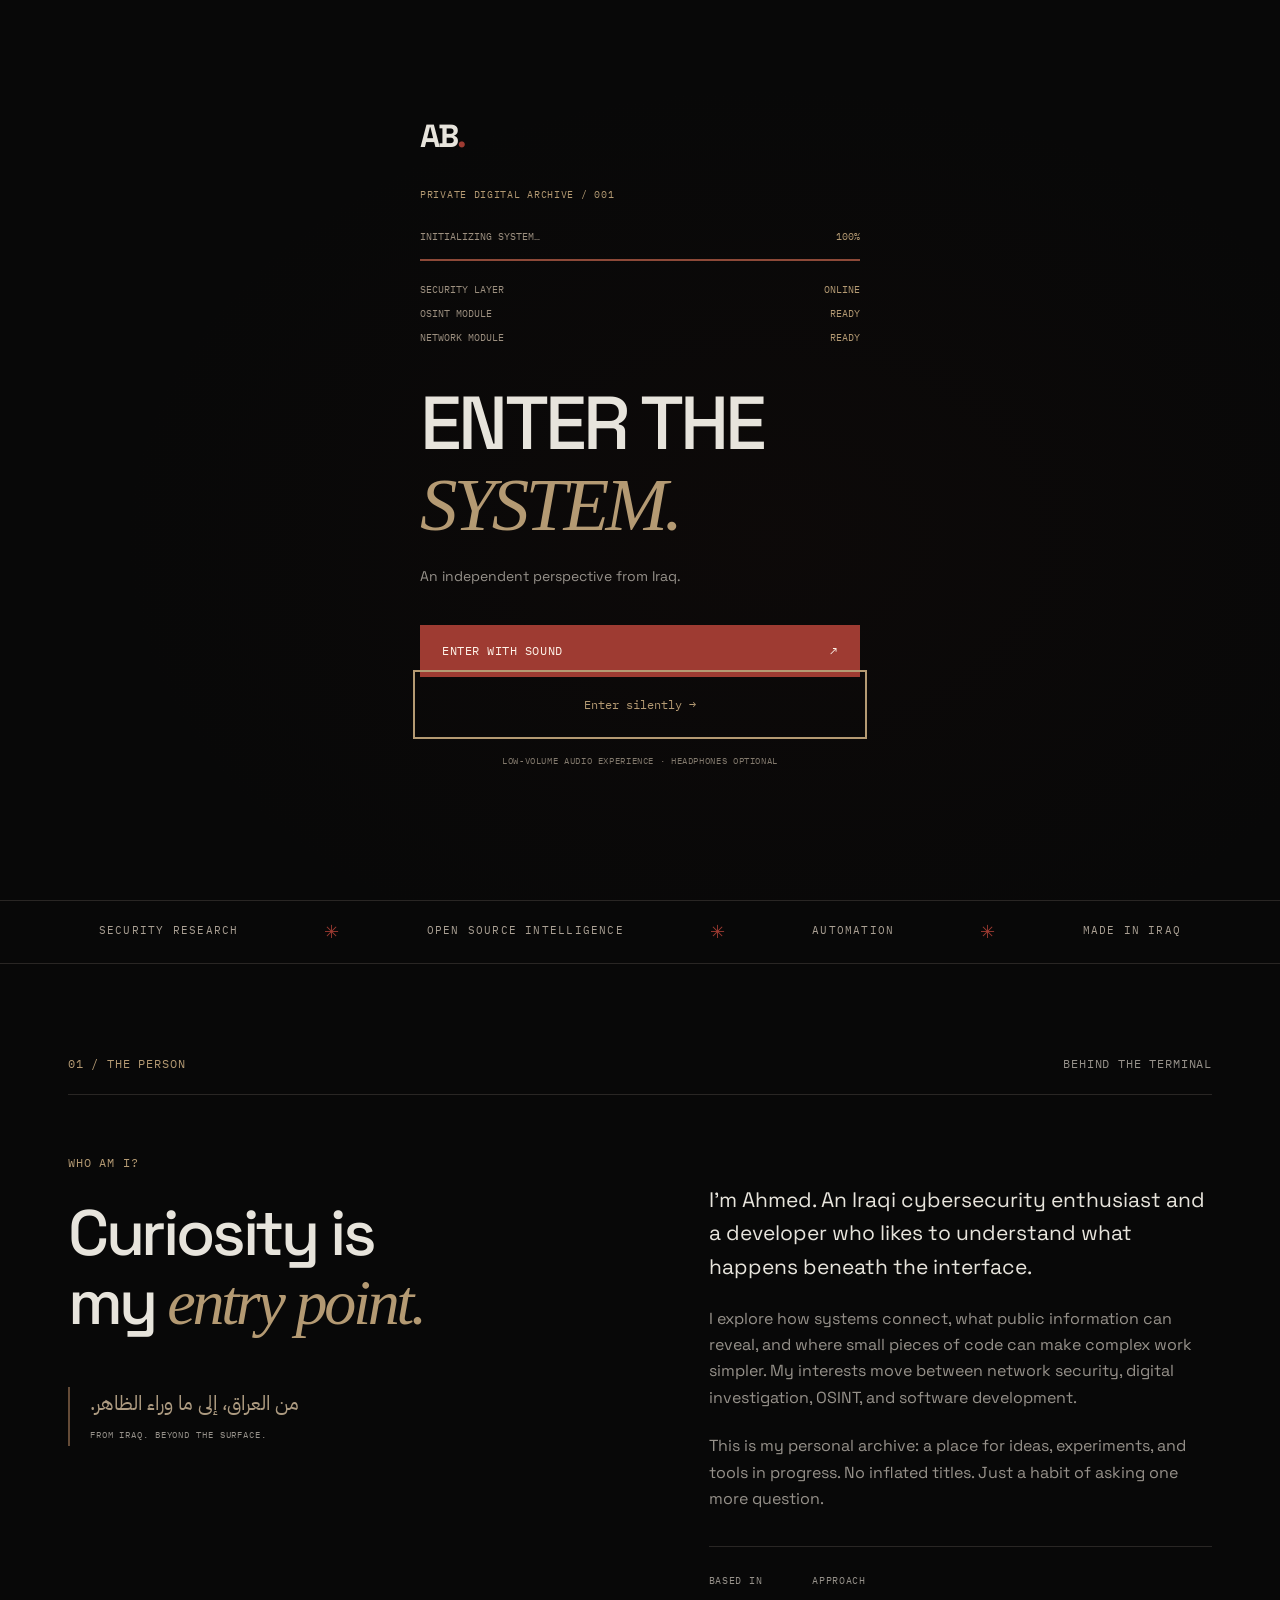
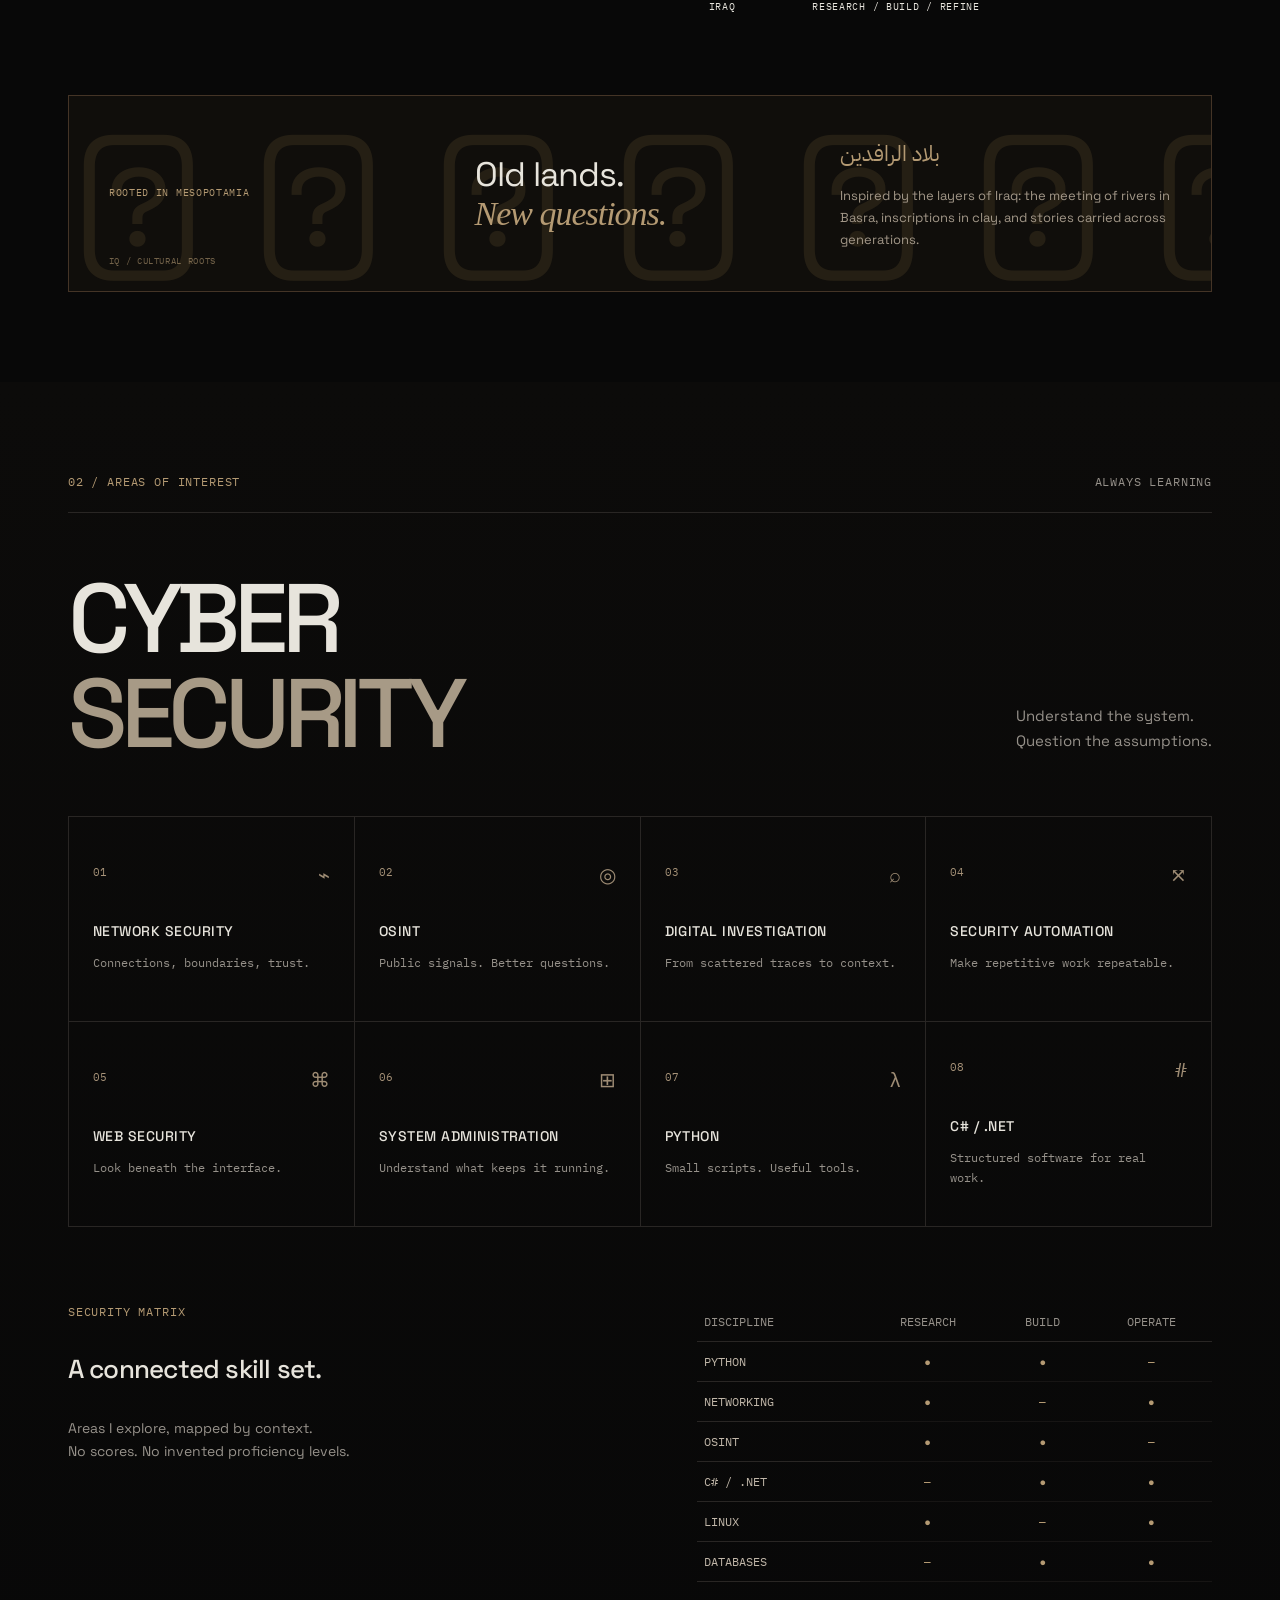
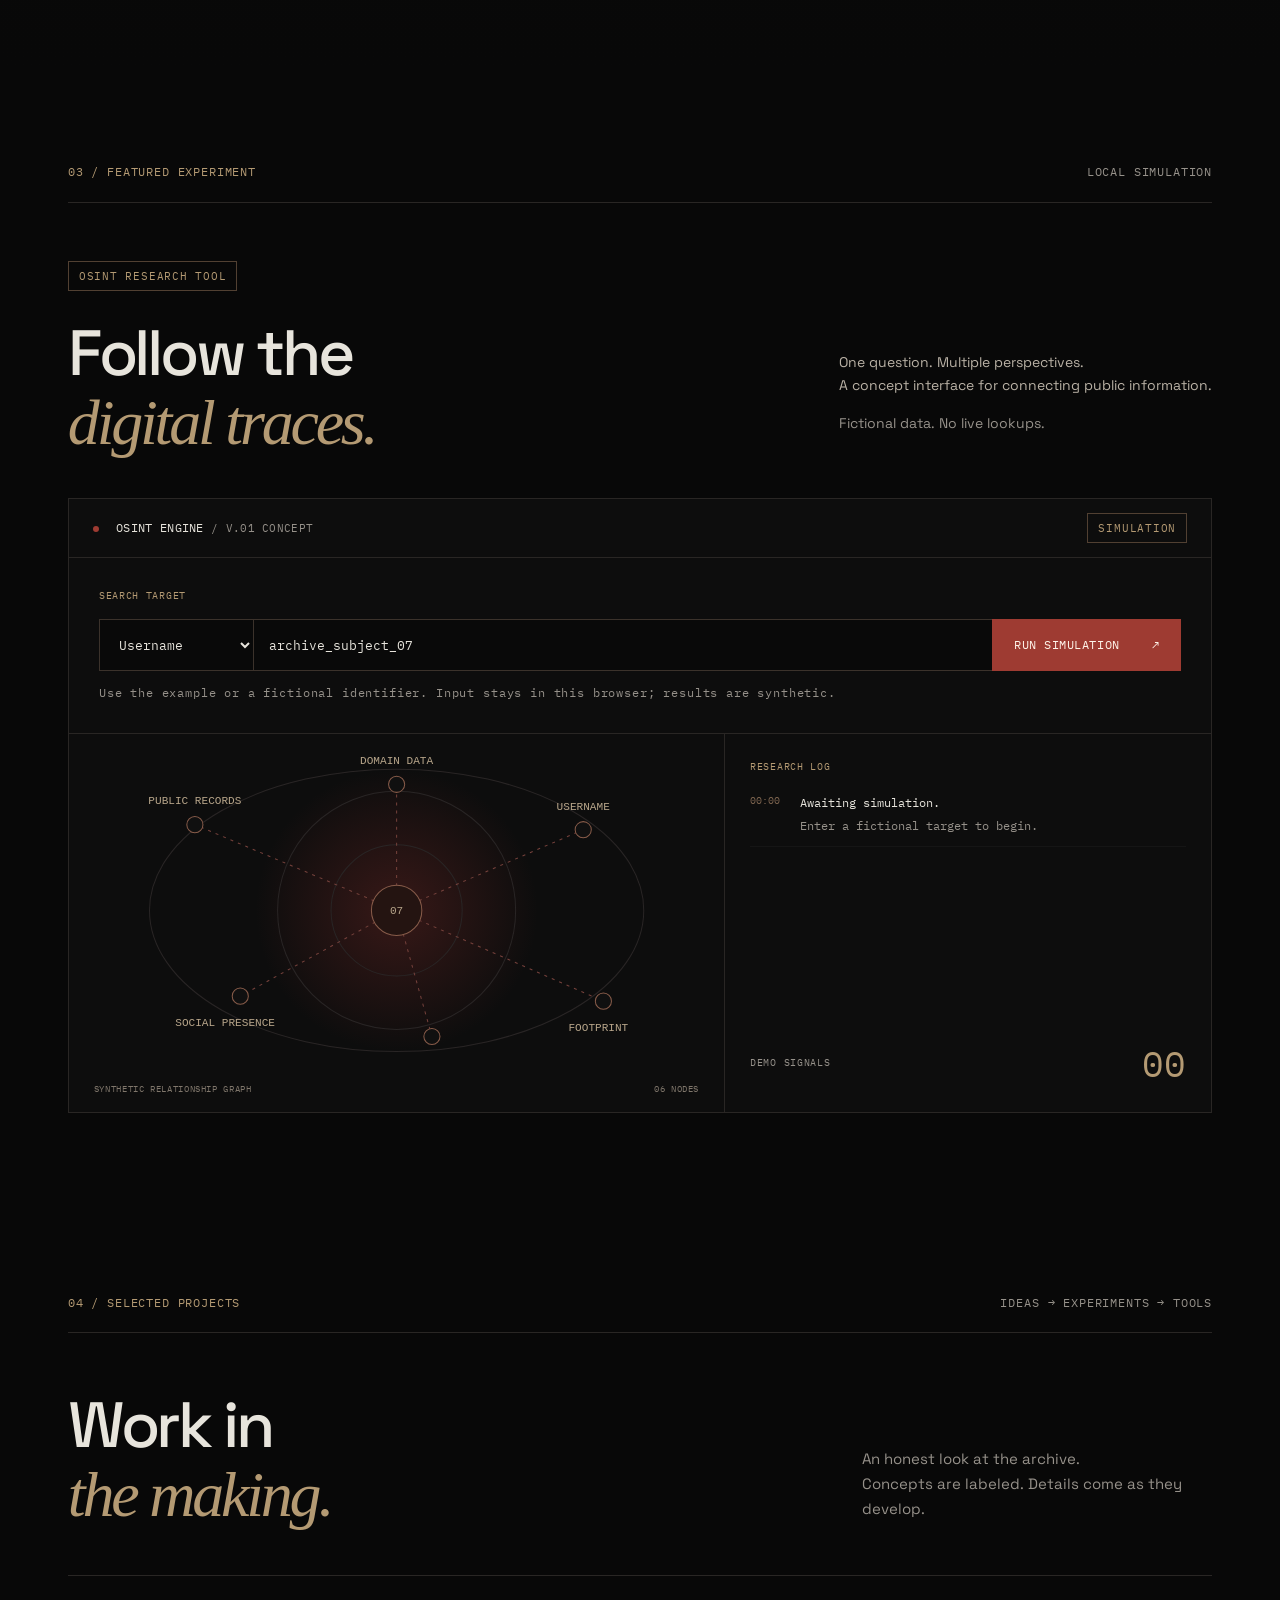
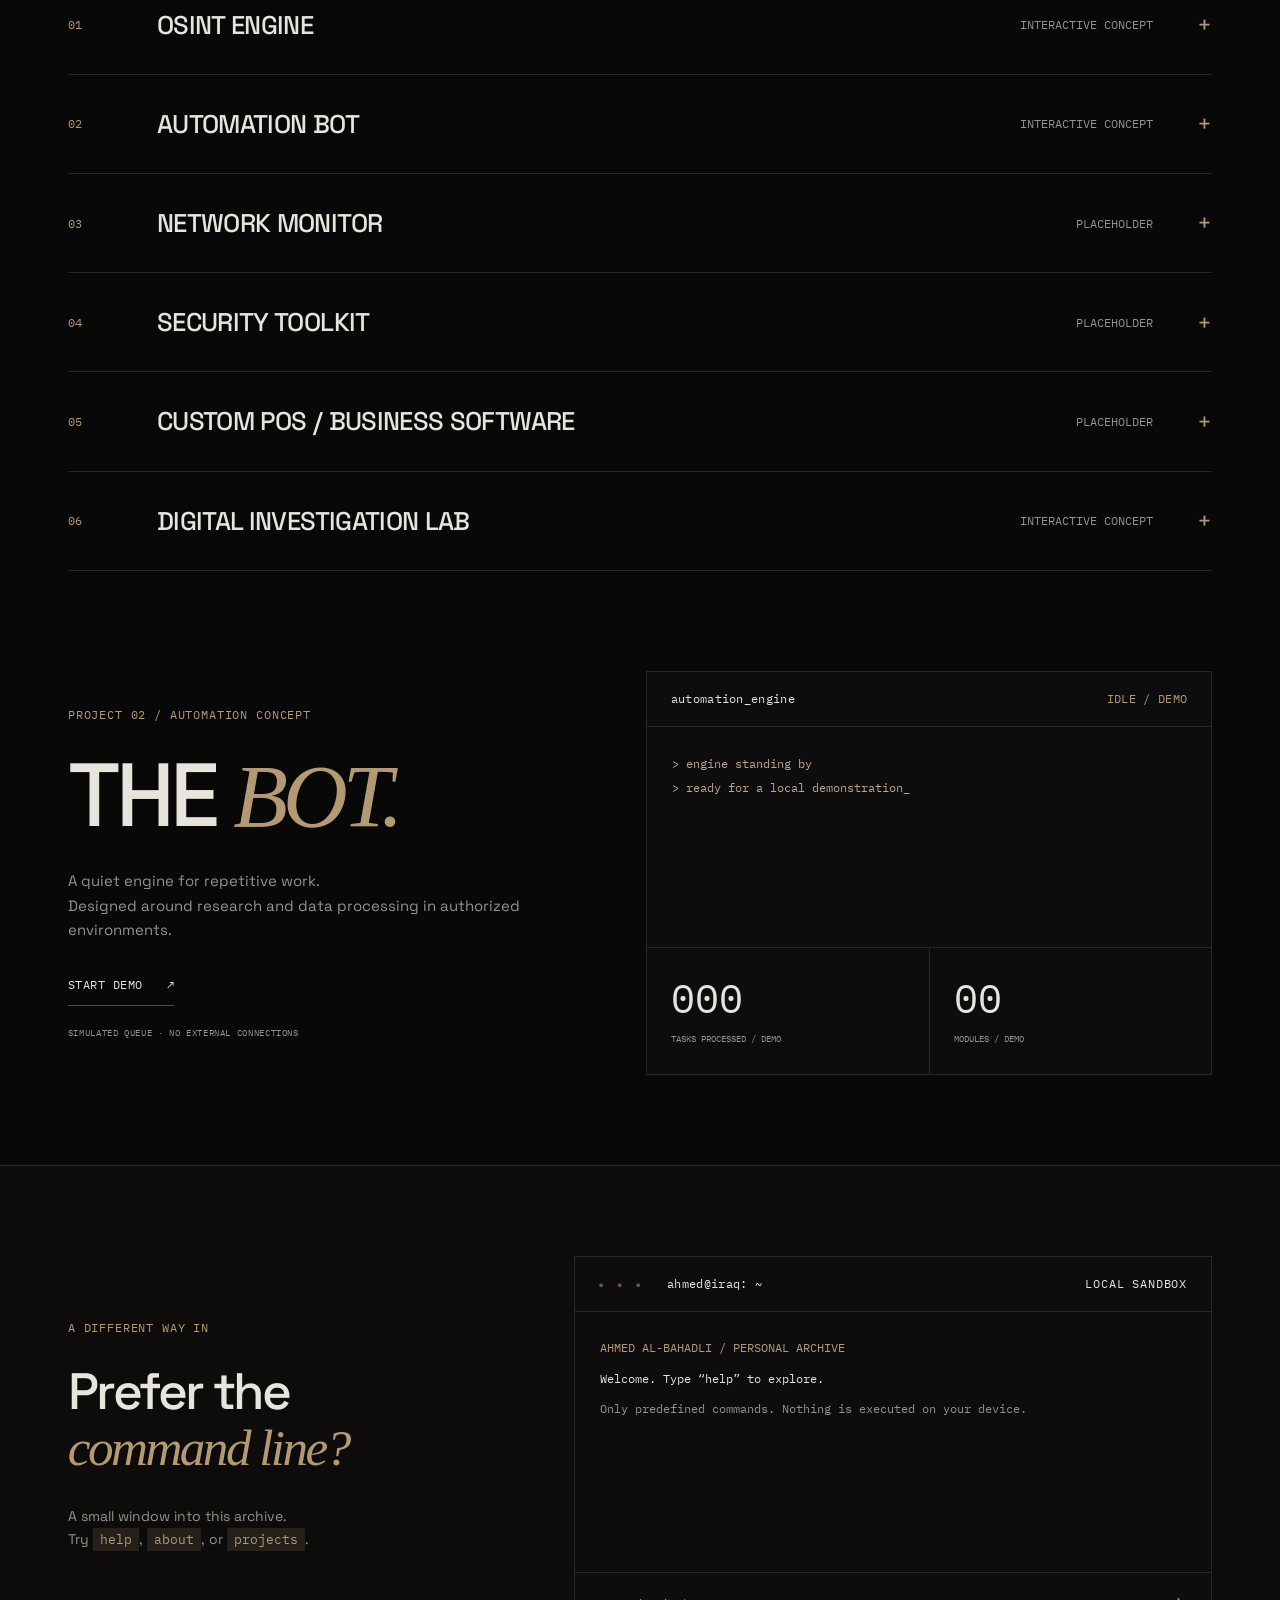
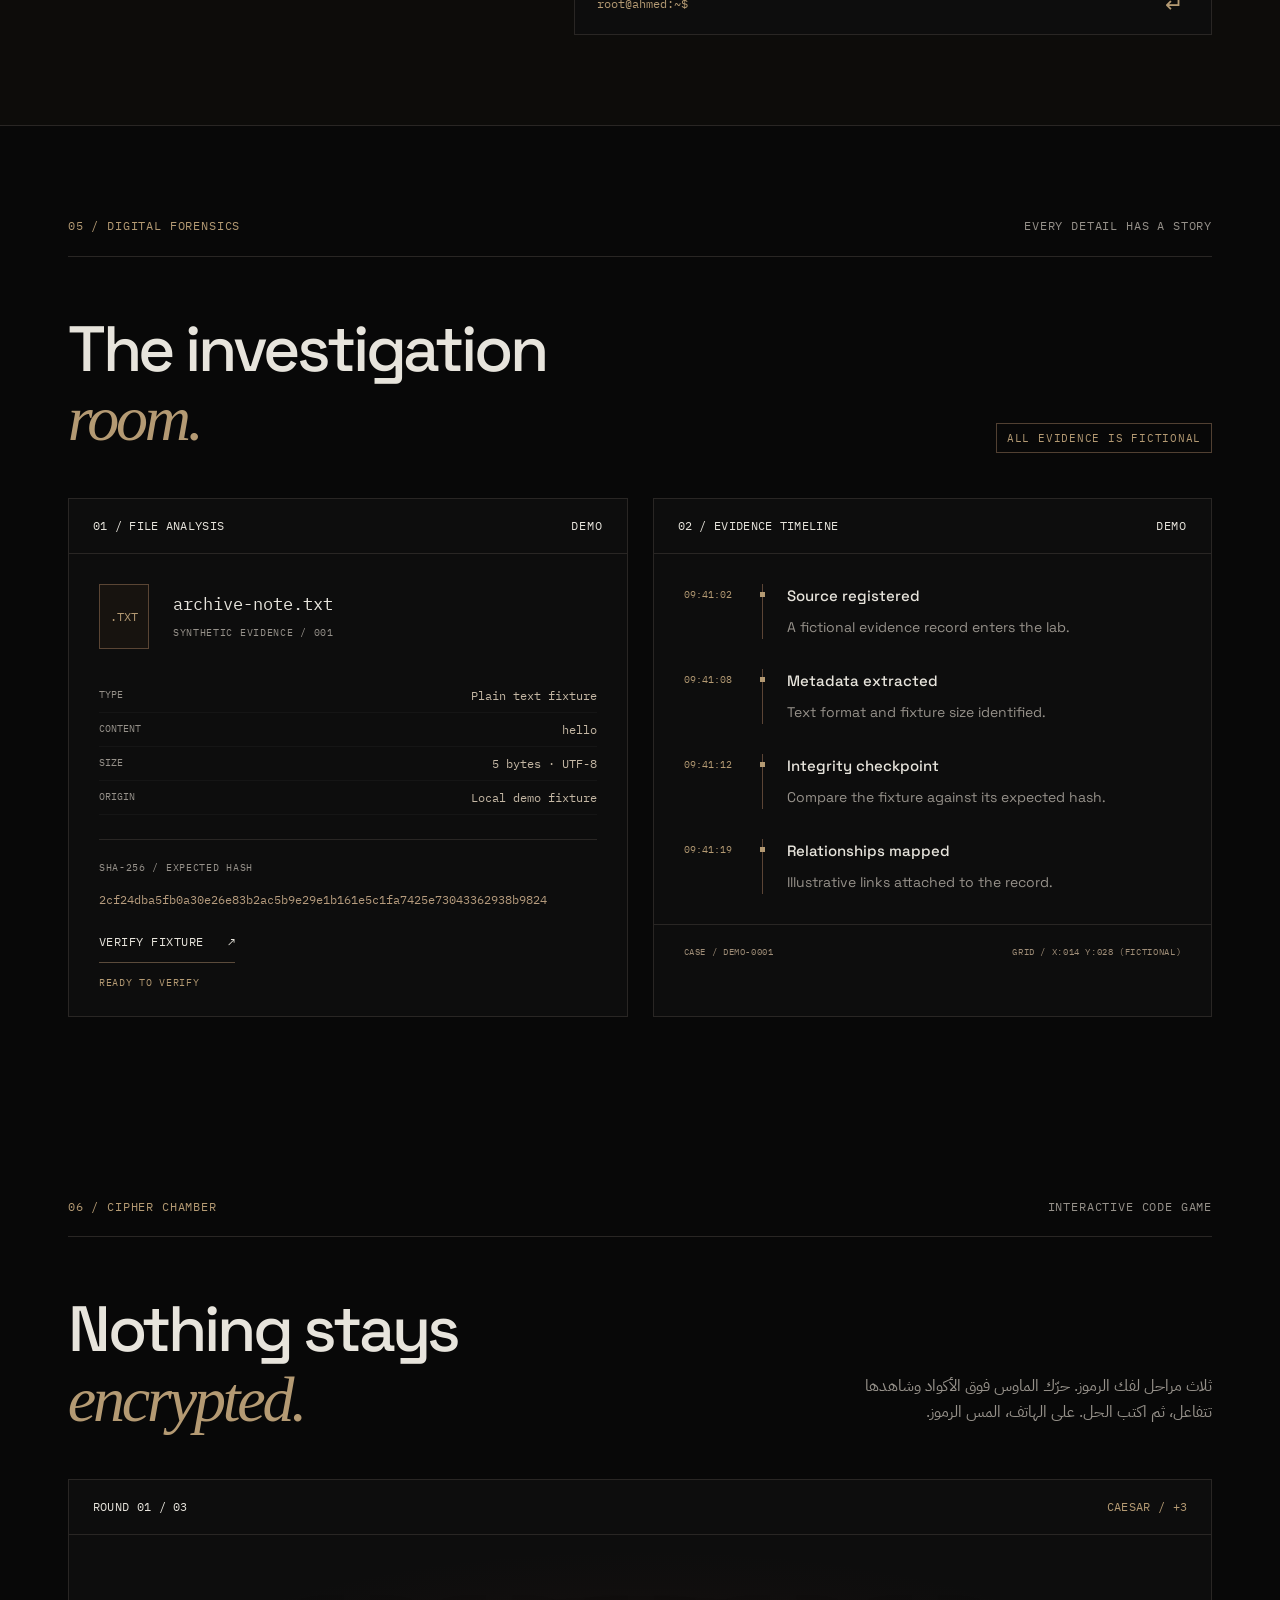
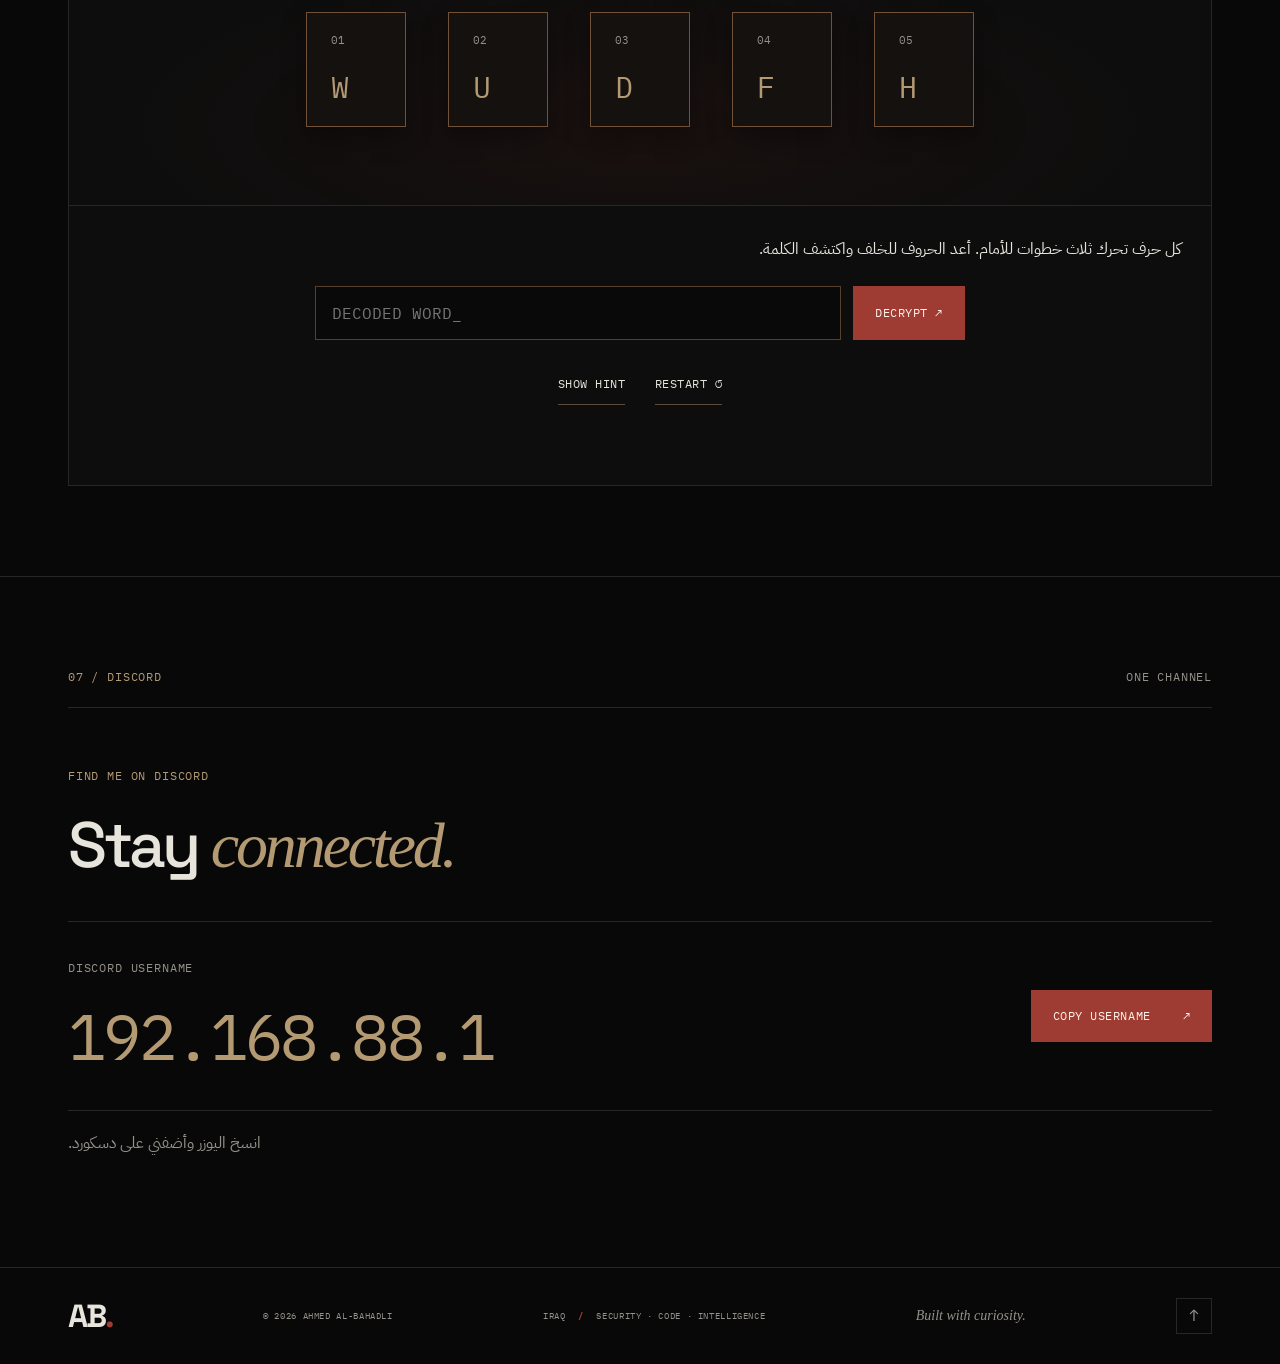
<file: index.html>
<!doctype html>
<html lang="en">
<head>
  <meta charset="UTF-8">
  <meta name="viewport" content="width=device-width, initial-scale=1">
  <meta name="theme-color" content="#080808">
  <meta name="description" content="Ahmed Al-Bahadli — Iraqi cybersecurity enthusiast and security-focused developer. An independent archive of security, code, and digital intelligence.">
  <meta property="og:title" content="Ahmed Al-Bahadli | Private Digital Archive">
  <meta property="og:description" content="Security. Code. Intelligence. An independent perspective from Iraq.">
  <meta property="og:type" content="website">
  <title>Ahmed Al-Bahadli — Security / Code / Intelligence</title>
  <link rel="icon" type="image/svg+xml" href="./assets/favicon.svg">
  <link rel="preconnect" href="https://fonts.googleapis.com">
  <link rel="preconnect" href="https://fonts.gstatic.com" crossorigin>
  <link href="https://fonts.googleapis.com/css2?family=IBM+Plex+Sans+Arabic:wght@400;500;600;700&family=Space+Grotesk:wght@400;500;600;700&family=IBM+Plex+Mono:wght@400;500&display=swap" rel="stylesheet">
  <link rel="stylesheet" href="./style.css">
  <script src="./script.js" defer></script>
</head>
<body>
  <a class="skip-link" href="#main">Skip to content</a>
  <dialog id="entry" class="entry" aria-labelledby="entry-title">
    <div class="entry-inner"><span class="brand">AB<span>.</span></span><p class="eyebrow">PRIVATE DIGITAL ARCHIVE / 001</p>
      <div class="boot-log" aria-hidden="true"><p>INITIALIZING SYSTEM… <span>100%</span></p><div class="boot-bar"></div><p>SECURITY LAYER <span>ONLINE</span></p><p>OSINT MODULE <span>READY</span></p><p>NETWORK MODULE <span>READY</span></p></div>
      <h2 id="entry-title">ENTER THE<br><em>SYSTEM.</em></h2><p class="muted">An independent perspective from Iraq.</p>
      <button id="enter-sound" class="button primary">ENTER WITH SOUND <span>↗</span></button><button id="enter-silent" class="quiet-button" autofocus>Enter silently →</button>
      <p class="micro">LOW-VOLUME AUDIO EXPERIENCE · HEADPHONES OPTIONAL</p>
    </div>
  </dialog>
  <div class="grain" aria-hidden="true"></div><div id="spotlight" aria-hidden="true"></div>
  <header class="header">
    <a class="brand" href="#home" aria-label="Ahmed Al-Bahadli home">AB<span>.</span></a>
    <nav id="navigation" aria-label="Main navigation"><a href="#home" class="active">HOME</a><a href="#about">ABOUT</a><a href="#security">SECURITY</a><a href="#osint">OSINT</a><a href="#projects">PROJECTS</a><a href="#lab">LAB</a><a href="#cipher-game">PLAY</a><a href="#discord">DISCORD</a></nav>
    <button id="sound-toggle" class="sound-toggle" aria-pressed="false" aria-label="Enable sound"><span class="sound-bars" aria-hidden="true"><i></i><i></i><i></i><i></i></span><span id="sound-label">SOUND OFF</span></button>
    <button id="menu-toggle" class="menu-toggle" aria-expanded="false" aria-controls="navigation">MENU <span>+</span></button>
  </header>
  <main id="main">
    <section id="home" class="hero">
      <div class="hero-top micro"><span>INDEPENDENT RESEARCH / PERSONAL ARCHIVE</span><span class="online">SYSTEM ONLINE</span></div>
      <div class="hero-copy">
        <p class="eyebrow"><span class="small-line"></span> IRAQ BASED. CURIOSITY DRIVEN.</p>
        <h1><span lang="ar" dir="rtl">أحمد البهادلي</span><span class="english-name">AHMED AL-BAHADLI</span></h1>
        <p class="hero-role">IRAQI CYBERSECURITY<br><em>RESEARCHER.</em></p>
        <p class="hero-quote">Every system leaves a trace.<br>I follow the questions.</p>
        <p class="hero-fields">Cybersecurity <b>·</b> OSINT <b>·</b> Digital Intelligence <b>·</b> Software</p>
        <div class="hero-actions"><a class="button primary magnetic" href="#projects">EXPLORE WORK <span>↗</span></a><a class="text-link" href="#cipher-game">CRACK THE CODE <span>↗</span></a><a class="micro" href="#discord">DISCORD ↗</a></div>
      </div>
      <div class="hero-visual has-portrait" id="portrait-stage" aria-label="User-supplied portrait artwork of Ahmed Al-Bahadli">
        <div class="portrait-grid" aria-hidden="true"></div><div class="orbit orbit-one" aria-hidden="true"></div><div class="orbit orbit-two" aria-hidden="true"></div><div class="red-spill" aria-hidden="true"></div>
        <div class="portrait-placeholder"><span class="micro">IDENTITY / 001</span><span class="archive-monogram" aria-hidden="true">AB</span><span class="portrait-caption">PORTRAIT AWAITING UPLOAD</span><span class="micro" lang="ar" dir="rtl">الصورة الشخصية غير مرفقة</span></div>
        <img id="portrait" src="./assets/portrait.png" alt="Ahmed Al-Bahadli in the supplied bronze and crimson portrait artwork" width="1537" height="1023" fetchpriority="high">
        <span class="cross cross-tl" aria-hidden="true">+</span><span class="cross cross-br" aria-hidden="true">+</span>
        <div class="visual-tag micro"><span>SUBJECT: AL-BAHADLI, A.</span><span>ORIGIN: IRAQ</span><span>ARCHIVE: PERSONAL</span></div>
        <div class="vertical-label micro">SECURITY · CODE · INTELLIGENCE</div><span class="visual-index" aria-hidden="true">01 / IQ</span>
      </div>
      <div class="hero-bottom micro"><a href="#about">SCROLL TO INVESTIGATE <span>↓</span></a><span>بُني بالفضول <b>/</b> BUILT WITH CURIOSITY</span><span>EST. 2026</span></div>
    </section>
    <div class="discipline-strip" aria-hidden="true"><span>SECURITY RESEARCH</span><b>✳</b><span>OPEN SOURCE INTELLIGENCE</span><b>✳</b><span>AUTOMATION</span><b>✳</b><span>MADE IN IRAQ</span></div>
    <section id="about" class="section about">
      <div class="section-label"><span>01 / THE PERSON</span><span>BEHIND THE TERMINAL</span></div>
      <div class="about-layout"><div><p class="eyebrow">WHO AM I?</p><h2>Curiosity is<br>my <em>entry point.</em></h2><div class="identity-stamp"><span lang="ar" dir="rtl">من العراق، إلى ما وراء الظاهر.</span><small>FROM IRAQ. BEYOND THE SURFACE.</small></div></div>
        <div class="about-copy"><p class="lead">I’m Ahmed. An Iraqi cybersecurity enthusiast and a developer who likes to understand what happens beneath the interface.</p><p>I explore how systems connect, what public information can reveal, and where small pieces of code can make complex work simpler. My interests move between network security, digital investigation, OSINT, and software development.</p><p>This is my personal archive: a place for ideas, experiments, and tools in progress. No inflated titles. Just a habit of asking one more question.</p><div class="about-facts micro"><span>BASED IN <strong>IRAQ</strong></span><span>APPROACH <strong>RESEARCH / BUILD / REFINE</strong></span></div></div></div>
      <aside class="heritage"><div class="heritage-pattern" aria-hidden="true">𒀭 𒆠 𒂗 𒆳 𒀭 𒆠 𒂗 𒆳</div><span class="micro">ROOTED IN MESOPOTAMIA</span><p>Old lands.<br><em>New questions.</em></p><div><span lang="ar" dir="rtl">بلاد الرافدين</span><p>Inspired by the layers of Iraq: the meeting of rivers in Basra, inscriptions in clay, and stories carried across generations.</p></div><span class="heritage-index micro">IQ / CULTURAL ROOTS</span></aside>
    </section>
    <section id="security" class="section security">
      <div class="section-label"><span>02 / AREAS OF INTEREST</span><span>ALWAYS LEARNING</span></div>
      <div class="section-heading"><h2 class="wide-title">CYBER<span>SECURITY</span></h2><p>Understand the system.<br>Question the assumptions.</p></div>
      <div class="security-grid" id="security-grid"></div>
      <div class="matrix"><div><p class="eyebrow">SECURITY MATRIX</p><h3>A connected skill set.</h3><p class="muted">Areas I explore, mapped by context.<br>No scores. No invented proficiency levels.</p></div><div class="matrix-table-wrap"><table><caption class="sr-only">Connections between technical interests and their applications</caption><thead><tr><th scope="col">DISCIPLINE</th><th scope="col">RESEARCH</th><th scope="col">BUILD</th><th scope="col">OPERATE</th></tr></thead><tbody><tr><th scope="row">PYTHON</th><td>●</td><td>●</td><td>—</td></tr><tr><th scope="row">NETWORKING</th><td>●</td><td>—</td><td>●</td></tr><tr><th scope="row">OSINT</th><td>●</td><td>●</td><td>—</td></tr><tr><th scope="row">C# / .NET</th><td>—</td><td>●</td><td>●</td></tr><tr><th scope="row">LINUX</th><td>●</td><td>—</td><td>●</td></tr><tr><th scope="row">DATABASES</th><td>—</td><td>●</td><td>●</td></tr></tbody></table></div></div>
    </section>
    <section id="osint" class="section osint">
      <div class="section-label"><span>03 / FEATURED EXPERIMENT</span><span>LOCAL SIMULATION</span></div>
      <div class="feature-intro"><div><span class="badge">OSINT RESEARCH TOOL</span><h2>Follow the<br><em>digital traces.</em></h2></div><p>One question. Multiple perspectives.<br>A concept interface for connecting public information.<br><span class="muted">Fictional data. No live lookups.</span></p></div>
      <div class="engine panel"><div class="panel-bar"><span><span class="red-dot"></span> OSINT ENGINE <small>/ V.01 CONCEPT</small></span><span class="badge">SIMULATION</span></div>
        <form id="osint-form"><label class="eyebrow" for="target">SEARCH TARGET</label><div class="search-controls"><select id="target-type" aria-label="Target type"><option>Username</option><option>Domain</option><option>Email</option><option>IP</option><option>Phone</option><option>Social Handle</option></select><input id="target" value="archive_subject_07" maxlength="120" required autocomplete="off" spellcheck="false" aria-describedby="search-note"><button class="button primary" type="submit" id="scan-button">RUN SIMULATION <span>↗</span></button></div><p id="search-note" class="micro muted">Use the example or a fictional identifier. Input stays in this browser; results are synthetic.</p></form>
        <div class="engine-body"><div class="engine-map"><svg viewBox="0 0 600 320" role="img" aria-labelledby="network-title"><title id="network-title">Illustrative connections between a fictional subject and six data sources</title><defs><radialGradient id="node-glow"><stop stop-color="#9b332f" stop-opacity=".3"/><stop offset="1" stop-color="#9b332f" stop-opacity="0"/></radialGradient></defs><circle cx="300" cy="160" r="140" fill="url(#node-glow)"/><g class="network-rings" fill="none" stroke="#292525"><circle cx="300" cy="160" r="65"/><circle cx="300" cy="160" r="118"/><ellipse cx="300" cy="160" rx="245" ry="140"/></g><g stroke="#75413b" stroke-width="1" stroke-dasharray="3 5"><path d="M300 160 100 75M300 160 145 245M300 160 300 35M300 160 485 80M300 160 505 250M300 160 335 285"/></g><g fill="#101010" stroke="#885c4a"><circle cx="100" cy="75" r="8"/><circle cx="145" cy="245" r="8"/><circle cx="300" cy="35" r="8"/><circle cx="485" cy="80" r="8"/><circle cx="505" cy="250" r="8"/><circle cx="335" cy="285" r="8"/><circle cx="300" cy="160" r="25" fill="#241411"/></g><g fill="#b7a58a" text-anchor="middle" font-family="monospace" font-size="11"><text x="100" y="55">PUBLIC RECORDS</text><text x="130" y="275">SOCIAL PRESENCE</text><text x="300" y="15">DOMAIN DATA</text><text x="485" y="60">USERNAME</text><text x="500" y="280">FOOTPRINT</text><text x="300" y="164">07</text></g></svg><div class="map-caption micro"><span>SYNTHETIC RELATIONSHIP GRAPH</span><span>06 NODES</span></div></div>
        <div class="engine-results"><p class="micro gold">RESEARCH LOG</p><div id="scan-log" role="status" aria-live="polite"><p class="log-line"><time>00:00</time><span>Awaiting simulation.<small>Enter a fictional target to begin.</small></span></p></div><div class="engine-summary"><span class="micro">DEMO SIGNALS</span><strong id="signal-count">00</strong></div></div></div>
      </div>
    </section>
    <section id="projects" class="section projects"><div class="section-label"><span>04 / SELECTED PROJECTS</span><span>IDEAS → EXPERIMENTS → TOOLS</span></div><div class="section-heading"><h2>Work in<br><em>the making.</em></h2><p>An honest look at the archive.<br>Concepts are labeled. Details come as they develop.</p></div>
      <div id="project-list"></div>
      <div class="bot-feature"><div><p class="eyebrow">PROJECT 02 / AUTOMATION CONCEPT</p><h3>THE <em>BOT.</em></h3><p>A quiet engine for repetitive work.<br>Designed around research and data processing in authorized environments.</p><button id="bot-toggle" class="text-link">START DEMO <span>↗</span></button><p class="micro muted">SIMULATED QUEUE · NO EXTERNAL CONNECTIONS</p></div><div class="bot-terminal panel"><div class="panel-bar"><span>automation_engine</span><span id="bot-state" class="gold">IDLE / DEMO</span></div><pre id="bot-log" aria-live="polite">&gt; engine standing by
&gt; ready for a local demonstration_</pre><div class="bot-stats"><div><strong id="task-count">000</strong><span>TASKS PROCESSED / DEMO</span></div><div><strong id="module-count">00</strong><span>MODULES / DEMO</span></div></div></div></div>
    </section>
    <section class="section terminal-section" aria-labelledby="terminal-title"><div class="terminal-intro"><p class="eyebrow">A DIFFERENT WAY IN</p><h2 id="terminal-title">Prefer the<br><em>command line?</em></h2><p class="muted">A small window into this archive.<br>Try <button class="inline-command" data-command="help">help</button>, <button class="inline-command" data-command="about">about</button>, or <button class="inline-command" data-command="projects">projects</button>.</p></div><div class="terminal panel"><div class="panel-bar"><span><span class="terminal-dots" aria-hidden="true">● ● ●</span> ahmed@iraq: ~</span><span class="micro">LOCAL SANDBOX</span></div><div id="terminal-output" class="terminal-output" role="log" aria-live="polite"><p class="gold">AHMED AL-BAHADLI / PERSONAL ARCHIVE</p><p>Welcome. Type “help” to explore.</p><p class="muted">Only predefined commands. Nothing is executed on your device.</p></div><form id="terminal-form" class="terminal-input"><label for="command">root@ahmed:~$</label><input id="command" autocomplete="off" autocapitalize="off" spellcheck="false" maxlength="120" aria-label="Terminal command"><button type="submit" aria-label="Run terminal command">↵</button></form></div></section>
    <section id="lab" class="section lab"><div class="section-label"><span>05 / DIGITAL FORENSICS</span><span>EVERY DETAIL HAS A STORY</span></div><div class="section-heading"><h2>The investigation<br><em>room.</em></h2><span class="badge">ALL EVIDENCE IS FICTIONAL</span></div>
      <div class="lab-grid"><div class="evidence panel"><div class="panel-bar"><span>01 / FILE ANALYSIS</span><span class="micro">DEMO</span></div><div class="evidence-content"><div class="file-symbol" aria-hidden="true">.TXT</div><div><h3>archive-note.txt</h3><p class="micro muted">SYNTHETIC EVIDENCE / 001</p></div></div><dl class="metadata"><div><dt>TYPE</dt><dd>Plain text fixture</dd></div><div><dt>CONTENT</dt><dd>hello</dd></div><div><dt>SIZE</dt><dd>5 bytes · UTF-8</dd></div><div><dt>ORIGIN</dt><dd>Local demo fixture</dd></div></dl><div class="hash-box"><p class="micro">SHA-256 / EXPECTED HASH</p><code>2cf24dba5fb0a30e26e83b2ac5b9e29e1b161e5c1fa7425e73043362938b9824</code><button id="verify-hash" class="text-link">VERIFY FIXTURE <span>↗</span></button><p id="hash-status" class="micro gold" role="status">READY TO VERIFY</p></div></div>
        <div class="timeline panel"><div class="panel-bar"><span>02 / EVIDENCE TIMELINE</span><span class="micro">DEMO</span></div><ol><li><time>09:41:02</time><div><h3>Source registered</h3><p>A fictional evidence record enters the lab.</p></div></li><li><time>09:41:08</time><div><h3>Metadata extracted</h3><p>Text format and fixture size identified.</p></div></li><li><time>09:41:12</time><div><h3>Integrity checkpoint</h3><p>Compare the fixture against its expected hash.</p></div></li><li><time>09:41:19</time><div><h3>Relationships mapped</h3><p>Illustrative links attached to the record.</p></div></li></ol><div class="lab-footer micro"><span>CASE / DEMO-0001</span><span>GRID / X:014 Y:028 <small>(FICTIONAL)</small></span></div></div></div>
    </section>
    <section id="cipher-game" class="section cipher-game" aria-labelledby="cipher-title">
      <div class="section-label"><span>06 / CIPHER CHAMBER</span><span>INTERACTIVE CODE GAME</span></div>
      <div class="section-heading"><h2 id="cipher-title">Nothing stays<br><em>encrypted.</em></h2><p lang="ar" dir="rtl">ثلاث مراحل لفك الرموز. حرّك الماوس فوق الأكواد وشاهدها تتفاعل، ثم اكتب الحل. على الهاتف، المس الرموز.</p></div>
      <div class="panel cipher-panel"><div class="panel-bar"><span id="cipher-round">ROUND 01 / 03</span><span id="cipher-type" class="gold">CAESAR / +3</span></div>
        <div id="cipher-field" class="cipher-field" aria-label="Interactive encrypted code"></div>
        <div class="cipher-controls"><p id="cipher-instruction" lang="ar" dir="rtl"></p>
          <form id="cipher-form"><label for="cipher-answer" class="sr-only">Decoded answer</label><input id="cipher-answer" placeholder="DECODED WORD_" maxlength="40" autocomplete="off" spellcheck="false" required><button class="button primary" id="cipher-submit" type="submit">DECRYPT ↗</button></form>
          <div class="cipher-toolbar"><button id="cipher-hint" type="button" class="text-link">SHOW HINT</button><button id="cipher-next" type="button" class="text-link" hidden>NEXT ROUND →</button><button id="cipher-reset" type="button" class="text-link">RESTART ↺</button></div>
          <p id="cipher-feedback" role="status" aria-live="polite" lang="ar" dir="rtl"></p><p id="cipher-hint-text" class="muted" lang="ar" dir="rtl" hidden></p>
        </div>
      </div>
    </section>
    <section id="discord" class="section discord-section"><div class="section-label"><span>07 / DISCORD</span><span>ONE CHANNEL</span></div><p class="eyebrow">FIND ME ON DISCORD</p><h2>Stay <em>connected.</em></h2><div class="discord-identity"><div><span class="micro muted">DISCORD USERNAME</span><p id="discord-username">192.168.88.1</p></div><button id="copy-discord" class="button primary" type="button">COPY USERNAME <span>↗</span></button></div><p id="discord-status" class="muted" role="status" aria-live="polite" lang="ar" dir="rtl">انسخ اليوزر وأضفني على دسكورد.</p></section>
  </main>
  <footer><a class="brand" href="#home" aria-label="Back to top">AB<span>.</span></a><span class="micro">© 2026 AHMED AL-BAHADLI</span><span class="micro">IRAQ <b>/</b> SECURITY · CODE · INTELLIGENCE</span><span>Built with curiosity.</span><a href="#home" class="back-top" aria-label="Back to top">↑</a></footer>
  <noscript><div class="noscript">Enable JavaScript for the cipher game and interactive demonstrations. Discord username: 192.168.88.1</div></noscript>
</body>
</html>
</file>
<file: style.css>
/* Foundation — ink, bone, bronze, and restrained crimson. */
:root{--ink:#080808;--black:#050505;--surface:#0d0d0d;--raised:#151515;--text:#e7e4dc;--muted:#96918a;--gold:#b49a73;--red:#9e3b32;--line:#292624;--mono:'IBM Plex Mono',monospace;--sans:'Space Grotesk',Arial,sans-serif;--arabic:'IBM Plex Sans Arabic',sans-serif;--gutter:clamp(22px,5.3vw,120px)}
*{box-sizing:border-box}html{scroll-behavior:smooth;scroll-padding-top:95px}body{margin:0;background:var(--ink);color:var(--text);font-family:var(--sans);font-size:16px;line-height:1.65}body:has(dialog[open]){overflow:hidden}::selection{background:#80352f;color:#fff}button,input,select{font:inherit}button,a,input,select{-webkit-tap-highlight-color:transparent}button,a{touch-action:manipulation}button{cursor:pointer}a{color:inherit;text-decoration:none}button{color:inherit}button:disabled{cursor:default;opacity:.5}button:focus-visible,a:focus-visible,input:focus-visible,select:focus-visible{outline:2px solid var(--gold);outline-offset:5px}button{border:0}h1,h2,h3,p{margin-top:0}h2{font-size:clamp(40px,5vw,78px);line-height:1.08;font-weight:500;letter-spacing:-.05em;margin-bottom:30px}h2 em,h3 em{font-family:Georgia,'Times New Roman',serif;font-weight:400;color:var(--gold)}h3{font-weight:500}em{font-style:italic}p{margin-bottom:22px}img{max-width:100%;display:block}[hidden]{display:none!important}.micro,.eyebrow,.section-label,.badge{font-family:var(--mono);font-size:12px;font-weight:400;letter-spacing:.07em}.eyebrow{color:var(--gold);margin-bottom:26px}.muted{color:var(--muted)}.gold{color:var(--gold)}.sr-only{position:absolute;width:1px;height:1px;padding:0;margin:-1px;overflow:hidden;clip:rect(0,0,0,0);white-space:nowrap;border:0}.skip-link{position:fixed;left:20px;top:-80px;z-index:100;background:var(--gold);color:#080808;padding:12px 20px}.skip-link:focus{top:15px}.section{padding:90px var(--gutter);max-width:2100px;margin:auto;scroll-margin-top:0}.section-label{display:flex;justify-content:space-between;padding-bottom:20px;border-bottom:1px solid var(--line);color:var(--muted);margin-bottom:58px}.section-label span:first-child{color:var(--gold)}.section-heading{display:flex;justify-content:space-between;align-items:flex-end;gap:30px;margin-bottom:45px}.section-heading>p{color:var(--muted);font-size:15px;max-width:350px;margin-bottom:8px}.section-heading h2{margin:0}.button{display:inline-flex;justify-content:space-between;align-items:center;gap:32px;min-height:52px;padding:16px 22px;font-family:var(--mono);font-size:12px;letter-spacing:.045em;transition:background .25s,transform .25s}.button.primary{background:var(--red);color:#fff4ea}.button.primary:hover{background:#b24a3e}.text-link{display:inline-flex;align-items:center;gap:24px;background:none;padding:10px 0;border-bottom:1px solid #5b4b3b;font-family:var(--mono);font-size:12px;letter-spacing:.04em}.text-link:hover{color:var(--gold)}.badge{display:inline-block;border:1px solid #514032;color:var(--gold);padding:5px 10px;font-size:11px;white-space:nowrap}.brand{font-size:32px;font-weight:700;letter-spacing:-2px;line-height:1}.brand span{color:var(--red)}.small-line{display:inline-block;width:24px;height:1px;background:var(--red);margin-right:12px;vertical-align:middle}.red-dot{display:inline-block;width:6px;height:6px;border-radius:50%;background:var(--red);margin-right:10px}.panel{border:1px solid var(--line);background:var(--surface)}.panel-bar{display:flex;align-items:center;justify-content:space-between;gap:15px;min-height:55px;padding:14px 24px;border-bottom:1px solid var(--line);font-family:var(--mono);font-size:12px;letter-spacing:.025em}.panel-bar small{color:var(--muted);font-size:11px}
/* Texture remains static to avoid constant full-screen compositing. */
.grain{position:fixed;inset:0;z-index:15;pointer-events:none;opacity:.035;background-image:url("data:image/svg+xml,%3Csvg viewBox='0 0 160 160' xmlns='http://www.w3.org/2000/svg'%3E%3Cfilter id='n'%3E%3CfeTurbulence type='fractalNoise' baseFrequency='.95' numOctaves='3' stitchTiles='stitch'/%3E%3C/filter%3E%3Crect width='100%25' height='100%25' opacity='.8' filter='url(%23n)'/%3E%3C/svg%3E")}#spotlight{position:fixed;inset:0;pointer-events:none;z-index:2;background:radial-gradient(350px circle at var(--mouse-x,-1000px) var(--mouse-y,-1000px),#b49a7306,transparent 80%)}
/* Navigation */
.header{height:88px;padding:0 var(--gutter);display:flex;align-items:center;gap:40px;border-bottom:1px solid #ffffff0d;position:sticky;top:0;z-index:30;background:#080808eb;backdrop-filter:blur(18px)}.header .brand{margin-right:auto}.header nav{display:flex;gap:26px;align-items:center}.header nav a{font-family:var(--mono);font-size:11px;letter-spacing:.06em;color:#b5b0a8;position:relative;padding:12px 0}.header nav a:hover,.header nav a.active{color:var(--text)}.header nav a.active:after{content:'';position:absolute;left:0;bottom:2px;width:15px;height:2px;background:var(--red)}.sound-toggle{display:flex;gap:10px;align-items:center;background:none;font:10px var(--mono);letter-spacing:.05em;white-space:nowrap;min-height:44px}.sound-bars{display:flex;align-items:center;gap:3px;height:16px}.sound-bars i{height:4px;width:2px;background:var(--gold)}.sound-toggle[aria-pressed=true] i{animation:sound-wave .9s ease-in-out infinite alternate}.sound-toggle i:nth-child(2){animation-delay:.3s}.sound-toggle i:nth-child(3){animation-delay:.6s}.sound-toggle i:nth-child(4){animation-delay:.1s}.menu-toggle{display:none;background:none;font:12px var(--mono);min-height:44px}
/* Hero: oversized bilingual typography paired with an identity archive. */
.hero{min-height:760px;height:calc(100svh - 88px);max-height:1100px;position:relative;padding:0 var(--gutter);isolation:isolate;overflow:hidden;max-width:2560px;margin:auto}.hero-top{display:flex;justify-content:space-between;padding-top:28px;color:#88847e;position:relative;z-index:3;font-size:10px}.online{color:#b8b09b}.online:before{content:'';display:inline-block;background:var(--gold);width:5px;height:5px;border-radius:50%;margin-right:9px;box-shadow:0 0 12px #b49a7355}.hero-copy{position:relative;z-index:4;padding-top:clamp(75px,10vh,140px);max-width:780px;width:62%;pointer-events:none}.hero-copy a{pointer-events:auto}.hero-copy h1{margin-bottom:25px;line-height:1.2;font-weight:600}.hero-copy h1 [lang=ar]{font-family:var(--arabic);font-size:clamp(48px,5.4vw,88px);display:block;width:max-content;max-width:100%;letter-spacing:-.04em}.english-name{display:block;font:11px var(--mono);letter-spacing:.26em;color:#b1a89a;margin-top:18px}.hero-role{font-size:clamp(27px,3vw,47px);font-weight:500;line-height:1.12;letter-spacing:-.045em;margin-bottom:26px}.hero-role em{font-family:Georgia,serif;color:var(--gold);font-weight:400;font-size:1.25em}.hero-quote{font-size:17px;line-height:1.65;color:#aaa59c;margin-bottom:18px}.hero-fields{font:11px var(--mono);color:#99938a;line-height:1.9}.hero-fields b{font-weight:400;color:var(--red);padding:0 5px}.hero-actions{display:flex;align-items:center;gap:30px;margin-top:32px;flex-wrap:wrap}.github-link{font-size:10px;color:var(--muted)}.hero-visual{position:absolute;right:4%;top:9%;bottom:10%;width:46%;z-index:1;border:1px solid #9a7d5618;background:radial-gradient(ellipse at 65% 55%,#56201e28,transparent 64%);transform:translate3d(var(--px,0),var(--py,0),0);transition:transform .5s ease-out}.hero-visual:after{content:'';position:absolute;inset:0;background:linear-gradient(90deg,var(--ink),transparent 25%),linear-gradient(0deg,var(--ink),transparent 30%);pointer-events:none;z-index:3}.portrait-grid{position:absolute;inset:0;opacity:.23;background-image:linear-gradient(#66544622 1px,transparent 1px),linear-gradient(90deg,#66544622 1px,transparent 1px);background-size:52px 52px;mask-image:radial-gradient(ellipse,#000,transparent 75%)}.orbit{position:absolute;border:1px solid #a48a6123;border-radius:50%;width:78%;aspect-ratio:1;left:11%;top:12%}.orbit-two{width:60%;left:20%;top:23%;border-style:dashed;opacity:.7}.red-spill{position:absolute;inset:12% 0 0 20%;background:radial-gradient(ellipse at 70% 55%,#a52d2030,transparent 65%);filter:blur(30px);animation:breathe 9s ease-in-out infinite alternate}.portrait-placeholder{position:absolute;inset:14% 10% 17%;display:flex;align-items:center;justify-content:center;flex-direction:column;gap:8px;color:#847058}.portrait-placeholder>.micro:first-child{letter-spacing:.25em}.archive-monogram{font-family:Georgia,serif;font-size:clamp(170px,23vw,410px);line-height:1.05;color:#99806424;font-weight:400;letter-spacing:-.12em;padding-right:.12em;text-shadow:10px 0 80px #8a2c2030}.portrait-caption{font:10px var(--mono);letter-spacing:.18em;color:#a0876f}.portrait-placeholder .micro[lang=ar]{font-family:var(--arabic);color:#9a8a79}.hero-visual #portrait{position:absolute;inset:0;width:100%;height:100%;object-fit:cover;object-position:50% 35%;filter:saturate(.55) contrast(1.08) brightness(.75)}.hero-visual.has-portrait .portrait-placeholder{display:none}.hero-visual.has-portrait:before{content:'';position:absolute;inset:0;z-index:2;background:linear-gradient(105deg,transparent 50%,#76231933);pointer-events:none}.visual-tag{position:absolute;bottom:12%;left:20%;display:grid;gap:5px;color:#8b8070;font-size:9px;z-index:5}.vertical-label{position:absolute;right:14px;top:27%;writing-mode:vertical-rl;color:#8b8070;font-size:9px;letter-spacing:.2em}.cross{position:absolute;color:#796247;line-height:1;z-index:5;font:20px var(--mono)}.cross-tl{top:-9px;left:-6px}.cross-br{right:-6px;bottom:-9px}.visual-index{position:absolute;right:8%;bottom:6%;font:11px var(--mono);color:#9b7c5d;z-index:5}.hero-bottom{position:absolute;left:var(--gutter);right:var(--gutter);bottom:28px;display:flex;justify-content:space-between;align-items:center;font-size:10px;color:#8d887f;z-index:5}.hero-bottom a span{margin-left:30px;color:var(--gold)}.hero-bottom b{color:var(--red);font-weight:400;padding:0 10px}.hero-bottom [lang=ar]{font-family:var(--arabic)}.discipline-strip{border-block:1px solid var(--line);display:flex;justify-content:space-around;gap:24px;padding:22px var(--gutter);font:11px var(--mono);letter-spacing:.11em;color:#aaa094;overflow:hidden;white-space:nowrap}.discipline-strip b{color:var(--red);font-size:18px;line-height:1;font-weight:400}
/* Biography and a quiet Mesopotamian signature. */
.about-layout{display:grid;grid-template-columns:1fr 1fr;gap:12%}.about-copy{padding-top:30px;color:var(--muted);font-size:16px}.about-copy .lead{font-size:21px;line-height:1.6;color:var(--text)}.about-facts{display:flex;gap:50px;border-top:1px solid var(--line);padding-top:26px;margin-top:34px;font-size:10px}.about-facts strong{display:block;font-weight:400;margin-top:9px;color:var(--text)}.identity-stamp{border-left:2px solid #644b37;padding-left:20px;margin-top:50px}.identity-stamp span{display:block;font-family:var(--arabic);color:#ac9a80;font-size:20px;text-align:left}.identity-stamp small{font:9px var(--mono);letter-spacing:.1em;color:var(--muted)}.heritage{margin-top:80px;padding:40px;position:relative;display:grid;grid-template-columns:1fr 1fr 1fr;align-items:center;gap:35px;border:1px solid #443426;background:#100e0b;overflow:hidden}.heritage-pattern{position:absolute;inset:0;overflow:hidden;white-space:nowrap;font-size:160px;color:#b9945520;line-height:1.4;pointer-events:none}.heritage>span,.heritage>p,.heritage>div:not(.heritage-pattern){position:relative}.heritage>.micro{color:var(--gold);font-size:10px}.heritage>p{font-size:34px;line-height:1.15;margin:0;letter-spacing:-.03em}.heritage>p em{font-family:Georgia,serif;color:var(--gold)}.heritage>div>span{font-family:var(--arabic);font-size:22px;color:var(--gold)}.heritage>div>p{font-size:13px;line-height:1.7;color:#a29788;margin:12px 0 0}.heritage .heritage-index{position:absolute;left:40px;bottom:22px;font-size:9px;opacity:.6}
/* Discipline panels expose terminal details on focus, tap, and hover. */
.security{background:linear-gradient(180deg,#0c0b0a,#080808)}.wide-title{font-size:clamp(43px,7.6vw,120px);letter-spacing:-.065em!important;line-height:.98}.wide-title span{color:#a79a86;display:block}.security-grid{display:grid;grid-template-columns:repeat(4,1fr);border-top:1px solid var(--line);border-left:1px solid var(--line);margin-top:55px}.skill-card{background:none;text-align:left;border-right:1px solid var(--line);border-bottom:1px solid var(--line);padding:28px 24px;min-height:200px;position:relative;overflow:hidden;transition:background .25s,transform .25s}.skill-top{display:flex;justify-content:space-between;color:#a69278;font:11px var(--mono);margin-bottom:35px}.skill-symbol{font-size:20px;color:#9e8c74;line-height:1}.skill-card h3{font-size:14px;letter-spacing:.035em;margin-bottom:10px}.skill-card p{font:11px/1.7 var(--mono);color:var(--muted);margin:0}.skill-card .skill-command{color:#c49482;display:none}.skill-card:hover,.skill-card:focus-visible,.skill-card[aria-pressed=true]{background:radial-gradient(ellipse at 90% 100%,#63201b30,transparent 80%),#110f0d;transform:translateY(-3px);z-index:1}.skill-card:hover .skill-description,.skill-card:focus-visible .skill-description,.skill-card[aria-pressed=true] .skill-description{display:none}.skill-card:hover .skill-command,.skill-card:focus-visible .skill-command,.skill-card[aria-pressed=true] .skill-command{display:block}.matrix{display:grid;grid-template-columns:1fr 1fr;gap:10%;margin-top:75px}.matrix h3{font-size:26px;letter-spacing:-.03em}.matrix .muted{font-size:14px}.matrix-table-wrap{overflow:auto}.matrix table{width:100%;border-collapse:collapse;text-align:center;font:11px var(--mono)}.matrix th{font-weight:400;color:var(--muted);padding:12px 7px;border-bottom:1px solid var(--line);font-size:10px}.matrix th:first-child{text-align:left}.matrix tbody th{color:#c1b7a9;font-size:11px}.matrix td{color:var(--gold);padding:9px;border-bottom:1px solid #29262470}
/* Featured OSINT simulation */
.feature-intro{display:flex;justify-content:space-between;align-items:flex-end;gap:35px;margin-bottom:35px}.feature-intro .badge{margin-bottom:28px}.feature-intro h2{margin:0}.feature-intro>p{max-width:390px;font-size:15px;color:#b9b1a5}.feature-intro>p .muted{display:inline-block;margin-top:15px}.engine{margin-top:40px}.engine form{padding:30px;border-bottom:1px solid var(--line)}.engine label{display:block;margin-bottom:15px;font-size:10px}.search-controls{display:flex;gap:0}.search-controls input,.search-controls select{background:#090909;border:1px solid #3b322b;border-radius:0;color:var(--text);padding:15px;font:13px var(--mono);min-width:0}.search-controls input{flex:1;border-inline:0}.search-controls select{width:155px}.search-controls .button{white-space:nowrap}.engine #search-note{margin:12px 0 0;font-size:11px}.engine-body{display:grid;grid-template-columns:1.35fr 1fr;min-height:320px}.engine-map{border-right:1px solid var(--line);position:relative;display:flex;flex-direction:column;justify-content:center;padding:15px 25px;background-image:radial-gradient(#88705235 .6px,transparent .6px);background-size:18px 18px}.engine-map svg{width:100%;max-height:330px;overflow:visible}.map-caption{display:flex;justify-content:space-between;color:#7f766b;font-size:9px;margin-top:10px}.engine-results{padding:25px;display:flex;flex-direction:column}.engine-results>.micro{font-size:10px;margin-bottom:18px}.log-line{font:11px/1.6 var(--mono);display:flex;gap:20px;border-bottom:1px solid #ffffff08;padding-bottom:11px;margin-bottom:11px}.log-line time{color:#826852;font-size:10px}.log-line small{display:block;font-size:10px;color:var(--muted);margin-top:3px}.engine-summary{display:flex;align-items:center;justify-content:space-between;margin-top:auto;padding-top:15px;color:var(--muted)}.engine-summary .micro{font-size:10px}.engine-summary strong{font:36px var(--mono);color:var(--gold)}.engine.is-scanning .network-rings{animation:graph-pulse 1s infinite alternate}
/* An index of projects, with openable dossiers instead of thumbnail cards. */
.project-row{border-top:1px solid var(--line)}.project-row:last-child{border-bottom:1px solid var(--line)}.project-row summary{display:grid;grid-template-columns:65px 1fr auto 35px;gap:24px;align-items:center;padding:28px 0;cursor:pointer;list-style:none}.project-row summary::-webkit-details-marker{display:none}.project-number{font:12px var(--mono);color:var(--gold)}.project-row summary h3{margin:0;font-size:clamp(18px,2vw,30px);letter-spacing:-.025em}.project-status{font:10px var(--mono);color:var(--muted)}.project-expand{font-size:24px;font-weight:400;color:var(--gold);text-align:right;transition:transform .25s}.project-row[open] .project-expand{transform:rotate(45deg)}.project-row summary:hover h3{color:var(--gold)}.project-detail{padding:0 60px 30px 89px;display:grid;grid-template-columns:1fr 1fr;gap:50px}.project-detail p{font-size:15px;color:var(--muted);margin-bottom:14px}.project-detail .project-tech{font:11px/1.8 var(--mono);color:var(--gold)}.project-links{display:flex;gap:20px;align-items:center;flex-wrap:wrap;justify-content:flex-end}.placeholder-link{font:11px var(--mono);color:#938b7d;padding:10px 0}.bot-feature{display:grid;grid-template-columns:.9fr 1.1fr;gap:10%;padding-top:100px;align-items:center}.bot-feature h3{font-size:clamp(55px,7vw,110px);line-height:1;letter-spacing:-.055em;margin-bottom:28px}.bot-feature>div>p:not(.eyebrow){font-size:15px;color:var(--muted)}.bot-feature>div>p.micro{font-size:9px;margin:20px 0 0}.bot-terminal pre{font:12px/2 var(--mono);min-height:220px;padding:25px;color:#bca58d;white-space:pre-wrap;margin:0}.bot-stats{display:grid;grid-template-columns:1fr 1fr;border-top:1px solid var(--line)}.bot-stats>div{padding:24px}.bot-stats>div+div{border-left:1px solid var(--line)}.bot-stats strong{display:block;font:40px var(--mono);color:var(--text)}.bot-stats span{font:9px var(--mono);color:var(--muted)}
/* Terminal */
.terminal-section{display:grid;grid-template-columns:.8fr 1.2fr;gap:7%;align-items:center;border-block:1px solid var(--line);background:#0d0c0a}.terminal-intro h2{font-size:clamp(38px,4vw,60px)}.terminal-intro .muted{font-size:14px}.inline-command{font:13px var(--mono);color:var(--gold);background:#252019;padding:3px 7px}.terminal-dots{letter-spacing:4px;color:#70523f;font-size:9px;margin-right:15px}.terminal-output{height:260px;overflow:auto;padding:25px;font:12px/1.8 var(--mono);scrollbar-color:#574132 #111;overflow-wrap:anywhere}.terminal-output p{margin-bottom:9px;white-space:pre-wrap}.terminal-echo{color:#b7a180}.terminal-input{display:flex;align-items:center;padding:15px 22px;gap:12px;border-top:1px solid var(--line);font:12px var(--mono)}.terminal-input label{color:var(--gold);white-space:nowrap}.terminal-input input{min-width:0;width:100%;color:var(--text);background:none;border:0;outline-offset:2px;font:13px var(--mono)}.terminal-input button{background:none;color:var(--gold);font-size:22px;min-width:30px}
/* Evidence bench */
.lab-grid{display:grid;grid-template-columns:1fr 1fr;gap:25px}.evidence-content{display:flex;align-items:center;gap:24px;padding:30px}.file-symbol{border:1px solid #5a4534;color:var(--gold);padding:24px 10px;font:12px var(--mono);background:#17130f}.evidence-content h3{font:17px var(--mono);margin-bottom:10px}.evidence-content .micro{font-size:10px;margin:0}.metadata{padding:0 30px;margin:0}.metadata>div{display:flex;justify-content:space-between;border-bottom:1px solid #ffffff08;padding:9px 0;font:11px var(--mono)}.metadata dt{color:var(--muted);font-size:10px}.metadata dd{margin:0;color:#c4b7a4}.hash-box{margin:24px 30px;padding-top:20px;border-top:1px solid var(--line)}.hash-box>.micro{font-size:10px;color:var(--muted);margin-bottom:12px}.hash-box code{font:11px/1.8 var(--mono);color:#b59b7d;overflow-wrap:anywhere;display:block}.hash-box button{margin:12px 0}.hash-box #hash-status{color:var(--gold);margin-bottom:0}.timeline ol{list-style:none;padding:30px;margin:0}.timeline li{display:flex;gap:30px;position:relative;padding-bottom:30px}.timeline li:last-child{padding-bottom:0}.timeline time{font:10px var(--mono);color:var(--gold);padding-top:4px}.timeline li>div{border-left:1px solid #5b4435;padding-left:24px;position:relative}.timeline li>div:before{content:'';width:5px;height:5px;position:absolute;left:-3px;top:8px;background:var(--gold)}.timeline h3{font-size:15px;margin-bottom:7px}.timeline li p{font-size:12px;color:var(--muted);margin:0}.lab-footer{display:flex;justify-content:space-between;gap:15px;border-top:1px solid var(--line);padding:20px 30px;font-size:9px;color:#9f8d77}.lab-footer small{font-size:9px}
/* Closing */
.contact{padding-top:110px;padding-bottom:100px}.contact>.eyebrow{font-size:11px;margin-bottom:32px}.contact h2{font-size:clamp(60px,9vw,140px);position:relative;max-width:1300px}.contact-arrow{position:absolute;right:5%;top:10%;font-size:1em;font-weight:400;color:var(--red)}.contact-copy{color:var(--muted);font-size:16px;margin-top:38px}.contact-links{display:grid;grid-template-columns:repeat(4,1fr);border-block:1px solid var(--line);margin-top:45px;margin-bottom:20px}.contact-channel{display:flex;justify-content:space-between;align-items:center;gap:10px;padding:25px 25px 25px 0}.contact-channel+.contact-channel{border-left:1px solid var(--line);padding-left:25px}.contact-channel>span:first-child,.contact-channel>div{font-size:18px}.contact-channel small{display:block;font:9px var(--mono);color:var(--muted);margin-top:7px}.contact-channel>span:last-child{color:var(--gold)}.contact-channel[aria-disabled=true]>span:last-child{color:#5f5447}.contact>.micro{font-size:9px}.contact-channel[href]:hover{color:var(--gold)}footer{max-width:2300px;margin:auto;border-top:1px solid var(--line);padding:30px var(--gutter);display:flex;align-items:center;justify-content:space-between;gap:25px;color:var(--muted)}footer .brand{color:var(--text)}footer .micro{font-size:9px}footer b{color:var(--red);padding:0 7px}footer>span:last-of-type{font:italic 14px Georgia,serif}.back-top{width:36px;height:36px;border:1px solid var(--line);display:grid;place-items:center}.noscript{padding:20px;color:var(--gold);text-align:center}
/* Entry is only activated by JavaScript; content remains available otherwise. */
.entry{position:fixed;max-width:none;max-height:none;width:100%;height:100%;inset:0;margin:0;padding:30px;border:0;color:var(--text);background:radial-gradient(ellipse at 60% 60%,#3c171118,transparent 60%),#080808}.entry::backdrop{background:#080808}.entry-inner{max-width:440px;margin:auto;padding-top:max(10px,calc((100svh - 720px)/2));position:relative}.entry .brand{display:block;margin-bottom:35px}.entry .eyebrow{font-size:10px}.boot-log{font:10px/1.4 var(--mono);color:#9d9080;margin:25px 0 38px}.boot-log p{display:flex;justify-content:space-between;margin-bottom:10px}.boot-log span{color:var(--gold)}.boot-bar{height:2px;background:#8d4938;margin:15px 0 22px;transform-origin:left;animation:boot 1.1s ease-out}.entry h2{font-size:clamp(46px,7vw,75px);margin-bottom:20px}.entry .muted{font-size:14px}.entry .button{width:100%;margin-top:15px}.quiet-button{display:block;width:100%;background:none;color:var(--gold);font:12px var(--mono);padding:20px}.entry .micro{color:#82796d;font-size:9px;margin-top:22px;text-align:center}.reveal{opacity:0;transform:translateY(20px);transition:opacity .7s,transform .7s}.reveal.is-visible{opacity:1;transform:none}@keyframes boot{from{transform:scaleX(0)}to{transform:scaleX(1)}}@keyframes breathe{to{opacity:.4;transform:translate3d(-15px,-10px,0)}}@keyframes sound-wave{to{height:15px}}@keyframes graph-pulse{to{opacity:.3}}
/* Responsive composition */
@media(min-width:1800px){.hero-copy{padding-top:140px}.hero-quote{font-size:21px}.hero-fields{font-size:13px}.hero-role{font-size:52px}.hero-copy h1 [lang=ar]{font-size:100px}.hero-actions{margin-top:40px}.section{padding-top:120px;padding-bottom:120px}}
@media(max-width:1100px){.header{gap:22px}.header nav{gap:16px}.header nav a{font-size:10px}.hero-copy{width:66%}.hero-visual{right:2%;width:47%}.hero-actions{gap:20px}.github-link{display:none}.security-grid{grid-template-columns:repeat(2,1fr)}.skill-card{min-height:180px}.heritage{grid-template-columns:1fr 1fr;padding:35px}.heritage>.micro:first-of-type{grid-column:1/-1}.heritage .heritage-index{display:none}.hero{min-height:730px}.project-detail{gap:25px}.bot-feature{gap:5%}.terminal-section{grid-template-columns:.8fr 1.2fr;gap:4%}.contact-channel{padding-right:12px}.contact-channel+.contact-channel{padding-left:18px}.contact-channel small{font-size:8px}.lab-footer{flex-direction:column;gap:5px}}
@media(max-width:800px){.header{height:74px;gap:22px}.header .brand{font-size:29px}.menu-toggle{display:flex;gap:12px;align-items:center}.header nav{display:none;position:absolute;top:74px;left:0;right:0;background:#0b0b0b;border-bottom:1px solid var(--line);padding:20px var(--gutter);grid-template-columns:1fr 1fr;gap:15px}.header nav.is-open{display:grid}.header nav a{font-size:12px;padding:12px}.header nav a.active:after{left:12px}.hero-top{font-size:8px}.hero-top>span:first-child{max-width:150px}.hero{height:auto;min-height:780px}.hero-copy{width:75%;padding-top:75px}.hero-copy h1 [lang=ar]{font-size:54px}.hero-visual{top:20%;bottom:13%;width:50%;right:-10%;opacity:.65}.archive-monogram{font-size:200px}.portrait-placeholder{inset:15% 3%}.portrait-caption{font-size:8px;letter-spacing:0}.portrait-placeholder .micro{font-size:9px}.visual-tag{display:none}.hero-role{font-size:32px}.hero-fields{max-width:310px}.hero-actions{gap:24px}.hero-bottom>span:nth-child(2){display:none}.discipline-strip{justify-content:flex-start;font-size:9px;gap:26px}.section{padding-top:65px;padding-bottom:65px}.section-label{font-size:9px;margin-bottom:38px}.about-layout{gap:6%}.about-copy{padding-top:0}.about-copy .lead{font-size:18px}.about-copy p{font-size:14px}.about-facts{gap:25px;flex-wrap:wrap}.identity-stamp{margin-top:30px}.identity-stamp span{font-size:17px}.identity-stamp small{font-size:8px}.feature-intro>p{max-width:280px;font-size:13px}.search-controls{flex-wrap:wrap}.search-controls input{border-right:1px solid #3b322b}.search-controls .button{width:100%;margin-top:10px;justify-content:center}.engine-body{grid-template-columns:1fr 1fr}.engine-map{padding:15px}.map-caption{font-size:8px;gap:12px}.engine-results{padding:20px 15px}.log-line{gap:10px;font-size:10px}.project-row summary{grid-template-columns:35px 1fr auto 20px;gap:15px}.project-status{font-size:8px}.project-detail{padding-left:50px;padding-right:15px;grid-template-columns:1fr;gap:10px}.project-links{justify-content:flex-start}.bot-feature{grid-template-columns:1fr;gap:30px;padding-top:65px}.bot-feature>div:first-child{max-width:470px}.terminal-section{grid-template-columns:1fr;gap:25px}.terminal-intro h2{font-size:45px}.lab-grid{grid-template-columns:1fr}.lab-footer{flex-direction:row}.contact-channel>div{font-size:16px}.contact-links{grid-template-columns:1fr 1fr}.contact-channel:nth-child(3){border-left:0;padding-left:0}.contact-channel:nth-child(-n+2){border-bottom:1px solid var(--line)}footer{flex-wrap:wrap;justify-content:flex-start}footer .brand{margin-right:10px}footer>span:nth-of-type(2){order:5;width:100%}footer>span:last-of-type{margin-left:auto}.back-top{display:none}}
@media(max-width:540px){.header{gap:18px}.sound-toggle{font-size:8px;gap:7px}.menu-toggle{font-size:10px}.hero{min-height:825px}.hero-top{padding-top:22px}.hero-copy{width:100%;padding-top:62px}.hero-copy .eyebrow{font-size:9px;margin-bottom:20px}.hero-copy h1 [lang=ar]{font-size:clamp(40px,11vw,58px)}.english-name{font-size:9px;letter-spacing:.19em;margin-top:14px}.hero-role{font-size:30px}.hero-quote{font-size:15px}.hero-fields{font-size:10px;max-width:280px}.hero-visual{top:18%;right:-30%;width:77%;bottom:12%;opacity:.32;pointer-events:none}.hero-visual.has-portrait{opacity:.46;right:-20%;width:75%}.portrait-placeholder{justify-content:flex-end;padding-bottom:60px}.archive-monogram{font-size:210px}.portrait-placeholder>.micro:first-child{display:none}.portrait-caption{font-size:7px}.vertical-label{display:none}.hero-actions{flex-wrap:wrap;gap:20px;margin-top:30px}.hero-actions .button{padding:15px 18px;font-size:10px;gap:25px}.hero-actions .text-link{font-size:10px;gap:16px}.hero-bottom{font-size:8px}.section-label{font-size:8px;gap:25px;align-items:flex-start}.section-label span:last-child{text-align:right}.about-layout{grid-template-columns:1fr;gap:38px}.about-copy .lead{font-size:19px}.about-copy p{font-size:16px}.about-facts{gap:35px}.heritage{margin-top:45px;padding:28px;grid-template-columns:1fr;gap:25px}.heritage>p{font-size:40px}.heritage>div>p{font-size:14px}.section-heading{display:block}.section-heading>p{margin-top:25px;font-size:14px}.wide-title{font-size:clamp(40px,11.5vw,62px)}.security-grid{margin-top:30px}.skill-card{padding:23px 15px;min-height:180px}.skill-card h3{font-size:12px}.skill-card p{font-size:10px}.skill-top{margin-bottom:25px}.matrix{grid-template-columns:1fr;gap:15px;margin-top:45px}.matrix-table-wrap th{font-size:8px}.matrix table tbody th{font-size:10px}.feature-intro{display:block}.feature-intro>p{margin-top:28px;max-width:none;font-size:14px}.panel-bar{padding:15px;font-size:10px;gap:8px}.panel-bar small{font-size:8px}.panel-bar .badge{font-size:8px;padding:3px 7px}.engine form{padding:20px 15px}.search-controls select{width:110px;font-size:11px;padding:12px 8px}.search-controls input{font-size:11px;padding:12px 8px;width:100px}.engine #search-note{font-size:10px}.engine-body{grid-template-columns:1fr}.engine-map{border-right:0;border-bottom:1px solid var(--line);min-height:235px;padding-bottom:18px}.engine-results{min-height:250px;padding:22px}.log-line{font-size:11px}.project-row summary{grid-template-columns:24px 1fr 20px;padding:24px 0;gap:13px}.project-row summary h3{font-size:17px}.project-status{grid-column:2;grid-row:2;margin-top:-8px}.project-expand{grid-column:3;grid-row:1 / 3}.project-detail{padding-left:37px}.project-detail p{font-size:14px}.project-number{font-size:10px}.bot-feature h3{font-size:80px}.bot-terminal pre{font-size:11px;padding:20px}.bot-stats>div{padding:20px}.bot-stats strong{font-size:34px}.bot-stats span{font-size:8px}.terminal-output{padding:20px;font-size:11px}.terminal-input{padding:15px 12px;gap:8px;font-size:10px}.terminal-input input{font-size:12px}.terminal .panel-bar>.micro{font-size:8px}.terminal-dots{margin-right:6px;letter-spacing:2px}.evidence-content{padding:24px;gap:18px}.evidence-content h3{font-size:15px}.metadata{padding:0 24px}.hash-box{margin:24px}.timeline ol{padding:25px 20px}.timeline li{gap:18px}.timeline li>div{padding-left:18px}.lab-footer{font-size:8px;padding:20px;flex-wrap:wrap}.lab .section-heading .badge{margin-top:26px}.contact h2{font-size:clamp(48px,12vw,69px)}.contact-arrow{right:0;top:-10px;font-size:55px}.contact>.eyebrow{font-size:9px}.contact-copy{font-size:15px}.contact-links{margin-top:30px}.contact-channel{padding-top:20px;padding-bottom:20px}.contact-channel>div{font-size:16px}.contact-channel small{font-size:8px}.contact>.micro{line-height:1.8}footer{gap:20px}footer>.micro{font-size:8px}footer>span:last-of-type{font-size:12px}.entry{padding:25px}.entry-inner{padding-top:5vh}.entry .brand{margin-bottom:25px}.boot-log{margin:20px 0 28px}.entry h2{font-size:53px}}
@media(prefers-reduced-motion:reduce){html{scroll-behavior:auto}*,*:before,*:after{animation:none!important;transition:none!important}.reveal{opacity:1;transform:none}.hero-visual{transform:none!important}#spotlight{display:none}}
/* Original supplied artwork: frame the face without changing the source pixels. */
.hero-visual #portrait{object-position:73% 42%;filter:saturate(.72) contrast(1.04) brightness(.82)}
.hero-visual.has-portrait .portrait-grid,.hero-visual.has-portrait .orbit,.hero-visual.has-portrait .red-spill{display:none}
.hero-visual.has-portrait .visual-tag{left:12%;bottom:8%;color:#c2ad91;text-shadow:0 1px 5px #000}
.hero-visual.has-portrait .vertical-label{color:#c2ad91;z-index:5;text-shadow:0 1px 5px #000}
@media(max-width:800px){
  .hero:has(.has-portrait){height:auto;min-height:0;padding-bottom:90px}
  .hero:has(.has-portrait) .hero-copy{width:100%;padding-top:55px}
  .hero-visual.has-portrait{position:relative;top:auto;bottom:auto;right:auto;width:100%;height:480px;margin-top:44px;opacity:1;transform:none}
  .hero-visual.has-portrait #portrait{object-position:72% 34%;filter:saturate(.72) contrast(1.04) brightness(.86)}
  .hero-visual.has-portrait:after{background:linear-gradient(0deg,var(--ink),transparent 36%),linear-gradient(90deg,#08080845,transparent 30%)}
  .hero-visual.has-portrait .visual-tag{display:grid;left:7%;bottom:6%;font-size:9px}
  .hero-visual.has-portrait .vertical-label{display:block;font-size:8px;right:10px}
}
@media(max-width:540px){.hero-visual.has-portrait{height:440px;margin-top:38px}.hero-visual.has-portrait #portrait{object-position:73% 38%}.hero-visual.has-portrait .visual-index{font-size:9px;right:6%}}
/* Final optical layer: sparse dust and scanlines, scoped to the portrait. */
.english-name{pointer-events:auto}
.portrait-dust{position:absolute;inset:0;overflow:hidden;pointer-events:none;z-index:4;background:repeating-linear-gradient(transparent 0 3px,#0000000c 3px 4px)}
.portrait-dust i{position:absolute;width:2px;height:2px;border-radius:50%;background:#b6a085;opacity:.18;animation:dust-drift 14s linear infinite alternate}
@keyframes dust-drift{to{transform:translate3d(12px,-30px,0);opacity:.4}}
/* Reading text and interactive controls stay legible, even among tiny archive marks. */
.header nav a,.sound-toggle,.menu-toggle,.hero-fields,.github-link,.hero-actions .button,.hero-actions .text-link{font-size:12px}
.skill-card h3{font-size:14px}.skill-card p{font-size:12px}.skill-card{min-height:205px}
.matrix th,.matrix table tbody th{font-size:12px}.matrix .muted,.feature-intro>p,.timeline li p{font-size:14px}
.project-status,.project-tech,.placeholder-link,.contact-channel small,.panel-bar,.terminal-output,.terminal-input,.bot-terminal pre{font-size:12px}
.log-line,.log-line small,.engine #search-note,.hash-box code,.metadata>div{font-size:12px}
@media(max-width:540px){.header{gap:12px}.sound-toggle{font-size:10px}.menu-toggle{font-size:11px}.hero-actions{gap:18px}.hero-actions .button,.hero-actions .text-link{font-size:11px}.hero-fields{font-size:11px}.skill-card{padding:22px 14px;min-height:230px}.matrix th,.matrix table tbody th{font-size:10px}.project-status{font-size:10px}.contact-channel small{font-size:10px}.panel-bar{font-size:10px}.terminal-input{font-size:11px}}
@media(prefers-reduced-motion:reduce){.portrait-dust i{animation:none}}
@media print{.header,.grain,#spotlight,.entry,.hero-visual,.hero-actions,.bot-terminal,.terminal-section{display:none!important}body{background:#fff;color:#111}.section{padding:30px}.hero{min-height:0;height:auto;padding:30px}.hero-copy{padding:0;width:100%}.hero-top,.hero-bottom{position:static}.section-label{margin-bottom:20px}h2{font-size:36px}.contact-arrow{display:none}.reveal{opacity:1;transform:none}}
/* Cipher chamber — motion responds to the pointer; symbols remain in reading order. */
.cipher-field{min-height:270px;display:flex;align-items:center;justify-content:center;flex-wrap:wrap;gap:18px;padding:48px 30px;background:radial-gradient(ellipse at 50% 70%,#64251b24,transparent 65%),radial-gradient(#8d74542b .7px,transparent .7px);background-size:auto,22px 22px;overflow:hidden}
.cipher-slot{padding:12px;perspective:500px}.cipher-token{display:flex;flex-direction:column;align-items:flex-start;gap:20px;min-width:100px;padding:20px 24px;background:#14110f;border:1px solid #725139;color:var(--gold);font:30px var(--mono);transition:transform .16s ease-out,background .2s;box-shadow:0 10px 24px #0005}.cipher-token small{font:11px var(--mono);color:var(--muted)}.cipher-token:hover,.cipher-token:focus-visible{background:#2b1713;border-color:var(--red)}.cipher-token span{white-space:nowrap}.cipher-field.solved .cipher-token{border-color:var(--gold);color:var(--text);background:#302418}.cipher-controls{padding:30px;border-top:1px solid var(--line)}.cipher-controls>p{font-family:var(--arabic);font-size:16px}.cipher-controls form{display:flex;gap:12px;max-width:650px;margin:24px auto}.cipher-controls input{min-width:0;flex:1;padding:16px;background:#090909;border:1px solid #55402f;color:var(--text);font:16px var(--mono);border-radius:0}.cipher-controls input[aria-invalid=true]{border-color:var(--red)}.cipher-toolbar{display:flex;justify-content:center;gap:30px;flex-wrap:wrap}.cipher-controls #cipher-feedback{color:var(--gold);margin:24px 0 0;min-height:26px;text-align:center}.cipher-controls #cipher-hint-text{margin:15px 0 0;text-align:center}.discord-section{border-top:1px solid var(--line)}.discord-identity{display:flex;align-items:center;justify-content:space-between;gap:25px;border-block:1px solid var(--line);padding:32px 0;margin:40px 0 20px}.discord-identity p{font:clamp(27px,5vw,65px) var(--mono);letter-spacing:-.04em;margin:14px 0 0;color:var(--gold)}#discord-status{font:16px var(--arabic);text-align:left}.cipher-game .section-heading>p{font-family:var(--arabic);font-size:16px}
@media(max-width:1100px) and (min-width:801px){.header{gap:18px}.header nav{gap:12px}.header nav a{font-size:10px}.sound-toggle{font-size:10px}}
@media(max-width:600px){.cipher-field{padding:30px 12px;gap:5px;min-height:230px}.cipher-slot{padding:7px}.cipher-token{font-size:21px;min-width:64px;padding:14px;gap:12px}.cipher-controls{padding:22px 16px}.cipher-controls form{flex-direction:column}.cipher-controls .button{justify-content:center}.cipher-toolbar{gap:20px}.discord-identity{align-items:flex-start;flex-direction:column}.discord-identity .button{width:100%}.cipher-controls input{width:100%}}
@media(prefers-reduced-motion:reduce){.cipher-token{transform:none!important}}
</file>
